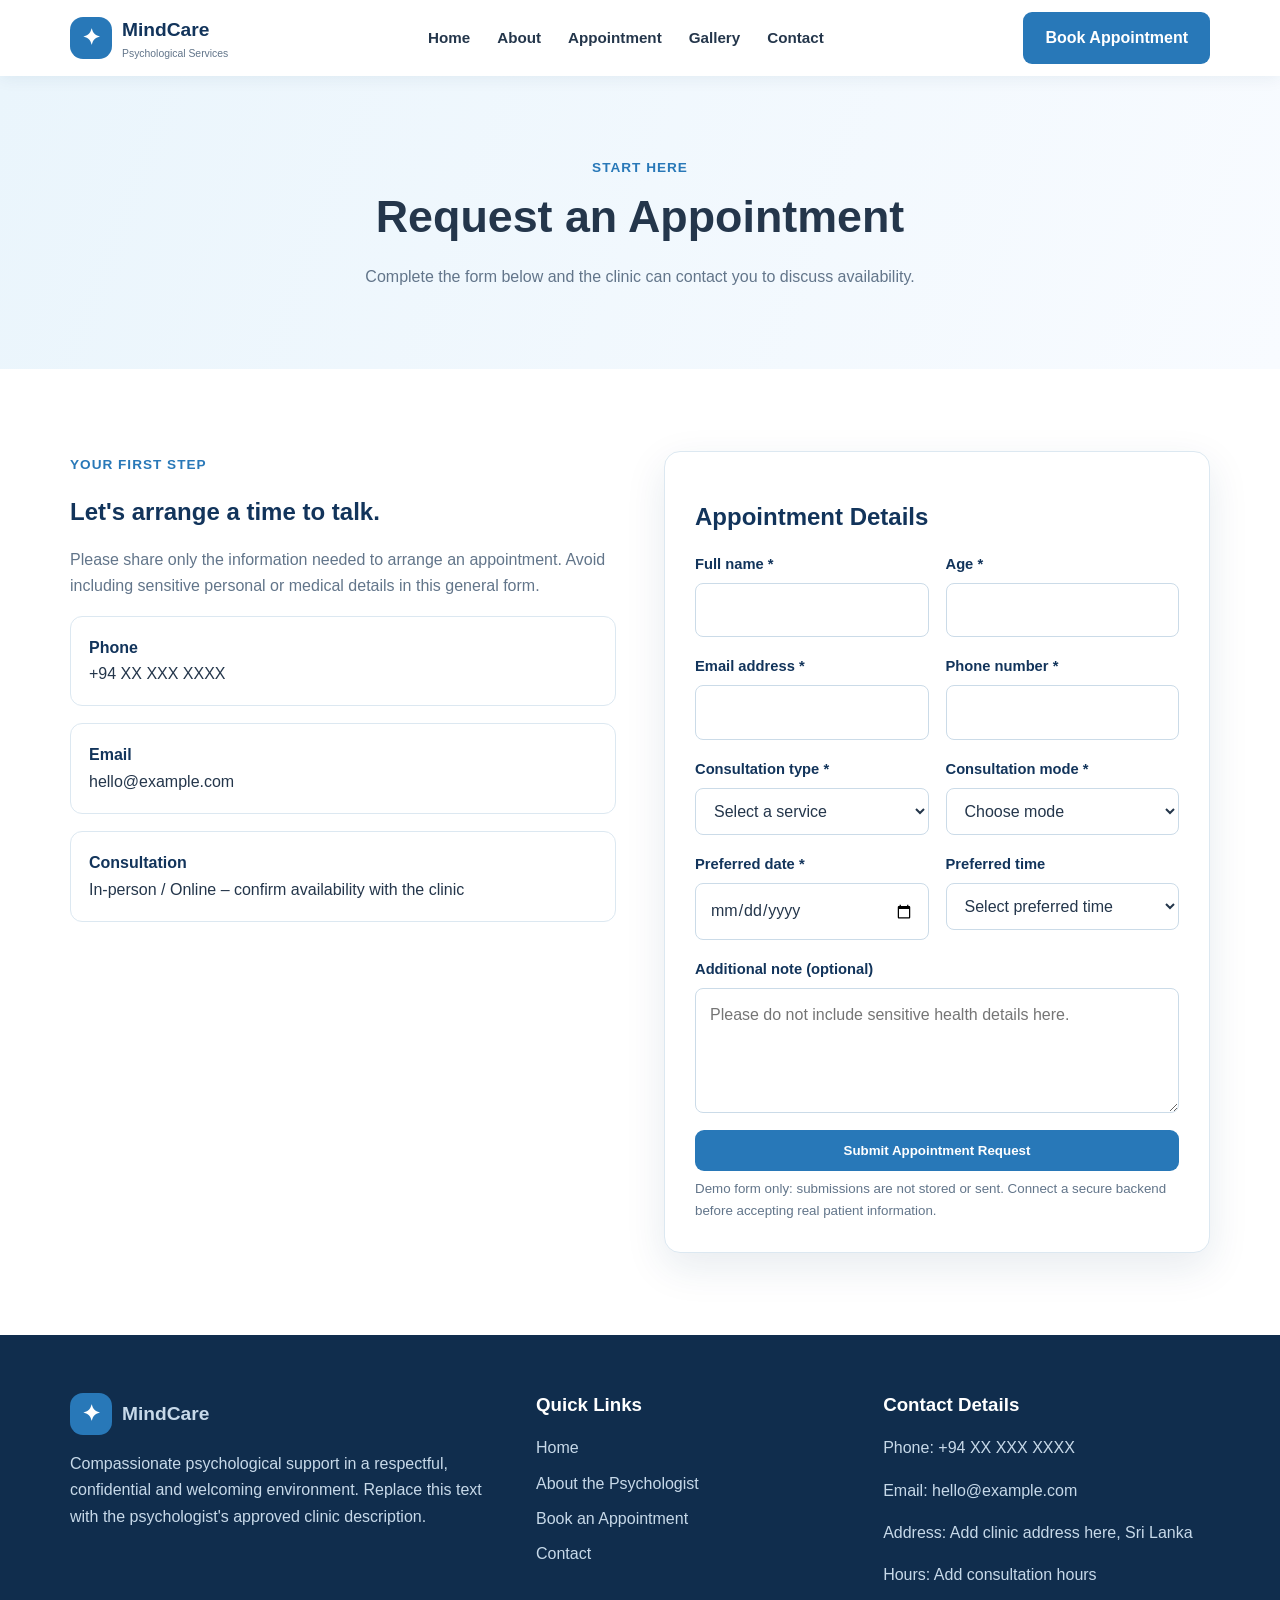
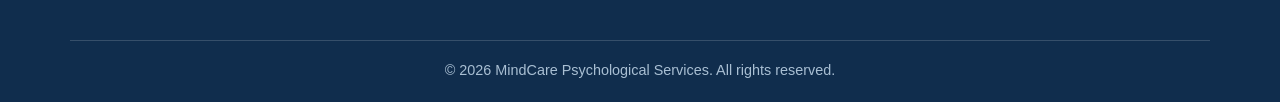
<file: appointment.html>
<!DOCTYPE html><html lang="en"><head><meta charset="UTF-8"><meta name="viewport" content="width=device-width, initial-scale=1.0"><meta name="description" content="Psychological services and appointment booking"><title>Appointment | MindCare</title><link rel="stylesheet" href="css/style.css"></head><body>
<header><div class="container nav-wrap">
<a class="brand" href="index.html"><span class="brand-mark">✦</span><span>MindCare <small style="display:block;font-size:.65rem;font-weight:500;color:#62758a">Psychological Services</small></span></a>
<button class="menu-toggle" aria-label="Open navigation">☰</button>
<nav class="nav-links"><a href="index.html">Home</a><a href="about.html">About</a><a href="appointment.html">Appointment</a><a href="index.html#gallery">Gallery</a><a href="contact.html">Contact</a></nav>
<a class="btn" href="appointment.html">Book Appointment</a>
</div></header>

<main><section class="page-hero"><div class="container"><span class="tag">Start here</span><h1>Request an Appointment</h1><p>Complete the form below and the clinic can contact you to discuss availability.</p></div></section>
<section class="section"><div class="container two-col"><div><span class="tag">Your first step</span><h2>Let's arrange a time to talk.</h2><p class="muted">Please share only the information needed to arrange an appointment. Avoid including sensitive personal or medical details in this general form.</p><div class="contact-items"><div class="contact-item"><strong>Phone</strong>+94 XX XXX XXXX</div><div class="contact-item"><strong>Email</strong>hello@example.com</div><div class="contact-item"><strong>Consultation</strong>In-person / Online – confirm availability with the clinic</div></div></div>
<form class="form-card" data-demo-form><h2>Appointment Details</h2><div class="form-grid">
<div class="field"><label for="name">Full name *</label><input id="name" name="name" required autocomplete="name"></div>
<div class="field"><label for="age">Age *</label><input id="age" name="age" type="number" min="1" max="120" required></div>
<div class="field"><label for="email">Email address *</label><input id="email" name="email" type="email" required autocomplete="email"></div>
<div class="field"><label for="phone">Phone number *</label><input id="phone" name="phone" type="tel" required autocomplete="tel"></div>
<div class="field"><label for="type">Consultation type *</label><select id="type" name="type" required><option value="">Select a service</option><option>Individual counselling</option><option>Family counselling</option><option>Child / adolescent consultation</option><option>Other / not sure</option></select></div>
<div class="field"><label for="mode">Consultation mode *</label><select id="mode" name="mode" required><option value="">Choose mode</option><option>In-person</option><option>Online</option></select></div>
<div class="field"><label for="date">Preferred date *</label><input id="date" name="date" type="date" required></div>
<div class="field"><label for="time">Preferred time</label><select id="time" name="time"><option value="">Select preferred time</option><option>Morning</option><option>Afternoon</option><option>Evening</option></select></div>
<div class="field full"><label for="message">Additional note (optional)</label><textarea id="message" name="message" placeholder="Please do not include sensitive health details here."></textarea></div>
<div class="field full"><button class="btn" type="submit">Submit Appointment Request</button><div class="notice" role="status"></div><small class="muted">Demo form only: submissions are not stored or sent. Connect a secure backend before accepting real patient information.</small></div>
</div></form></div></section></main>

<footer><div class="container"><div class="footer-grid">
<div><a class="brand footer-brand" href="index.html"><span class="brand-mark">✦</span>MindCare</a><p>Compassionate psychological support in a respectful, confidential and welcoming environment. Replace this text with the psychologist's approved clinic description.</p></div>
<div><h3>Quick Links</h3><div class="footer-links"><a href="index.html">Home</a><a href="about.html">About the Psychologist</a><a href="appointment.html">Book an Appointment</a><a href="contact.html">Contact</a></div></div>
<div><h3>Contact Details</h3><p>Phone: +94 XX XXX XXXX</p><p>Email: hello@example.com</p><p>Address: Add clinic address here, Sri Lanka</p><p>Hours: Add consultation hours</p></div>
</div><div class="copyright">© <span data-year></span> MindCare Psychological Services. All rights reserved.</div></div></footer>
<script src="js/script.js"></script>
</body></html>
</file>
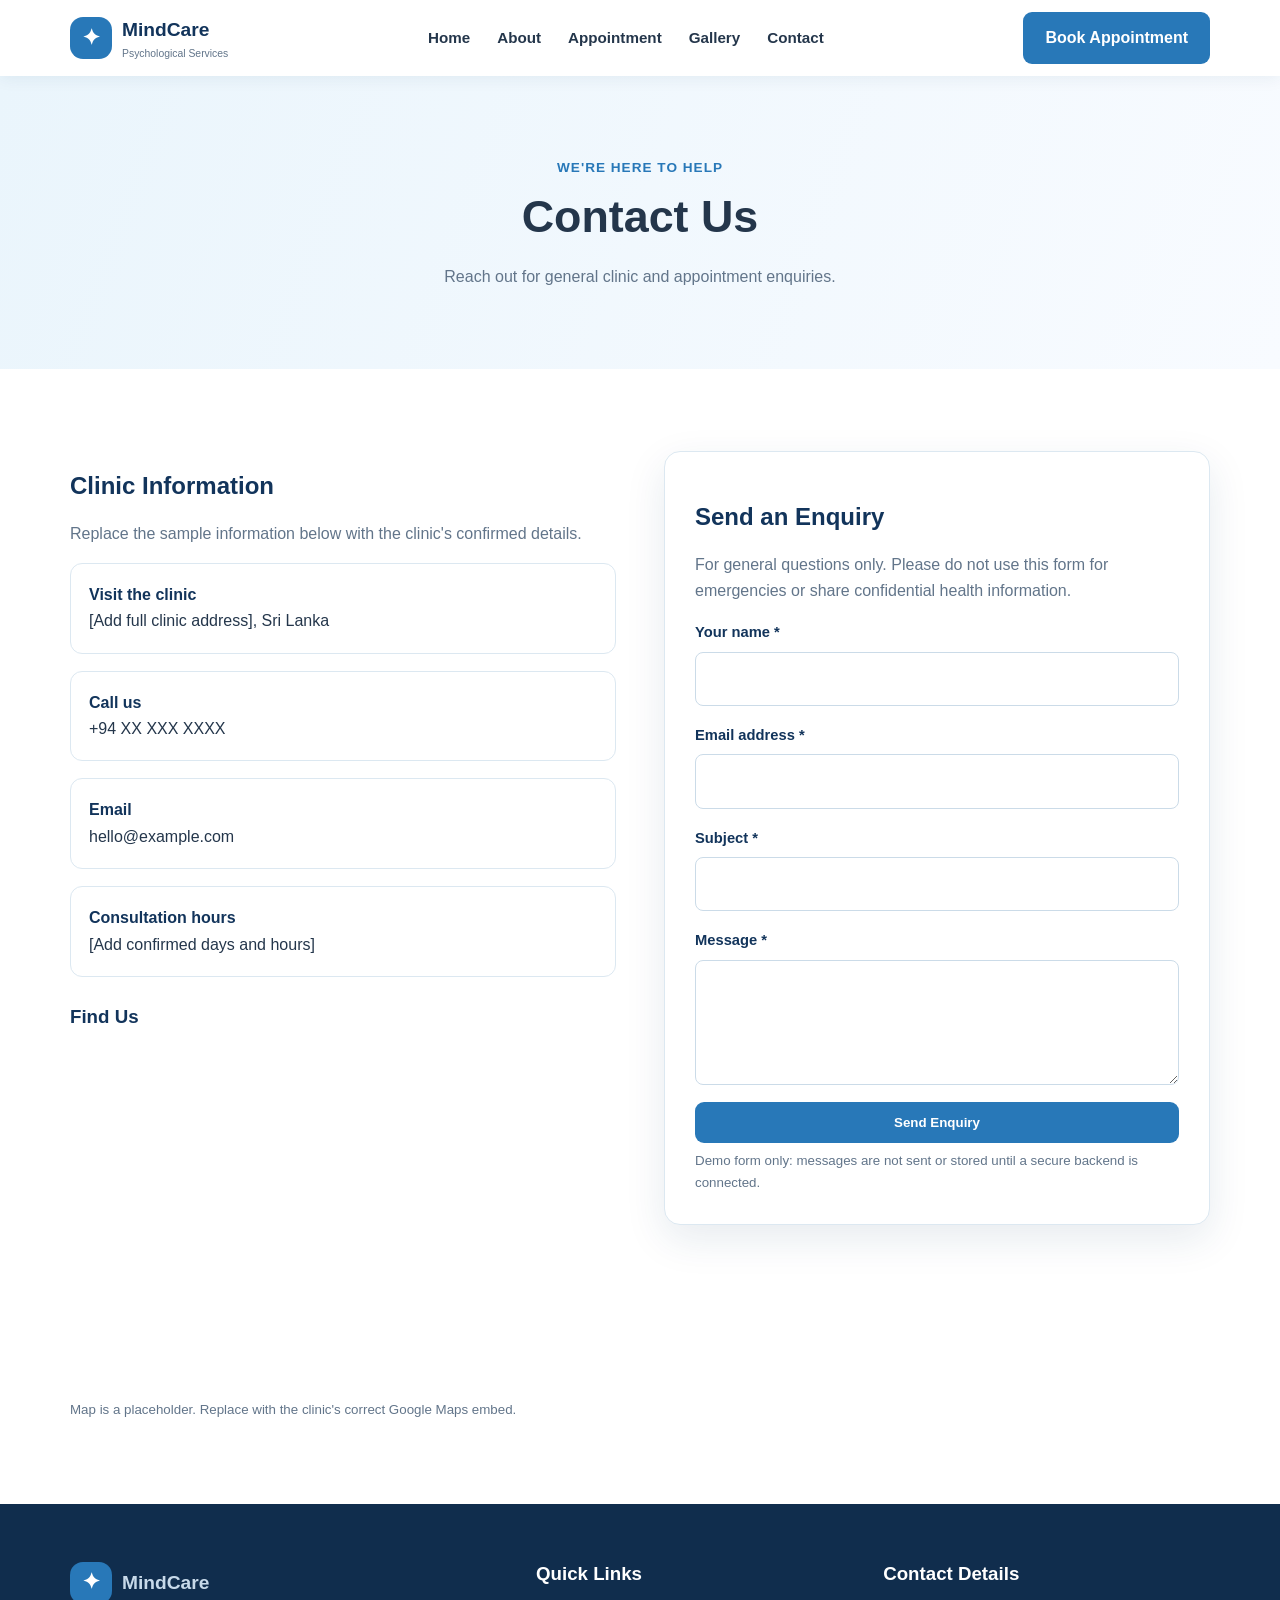
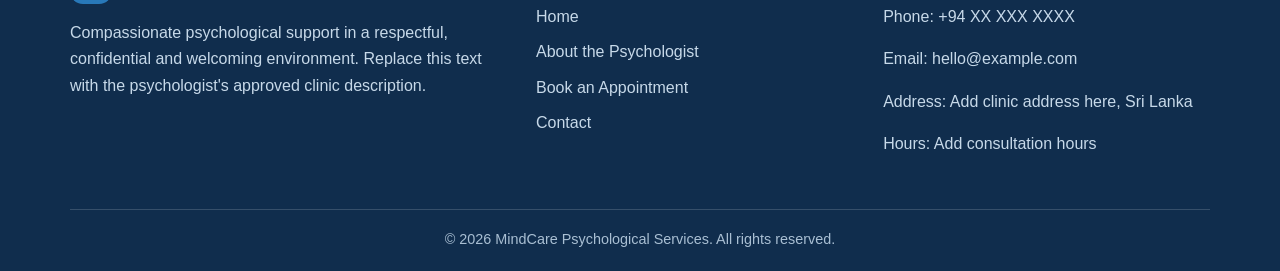
<file: contact.html>
<!DOCTYPE html><html lang="en"><head><meta charset="UTF-8"><meta name="viewport" content="width=device-width, initial-scale=1.0"><meta name="description" content="Psychological services and appointment booking"><title>Contact | MindCare</title><link rel="stylesheet" href="css/style.css"></head><body>
<header><div class="container nav-wrap">
<a class="brand" href="index.html"><span class="brand-mark">✦</span><span>MindCare <small style="display:block;font-size:.65rem;font-weight:500;color:#62758a">Psychological Services</small></span></a>
<button class="menu-toggle" aria-label="Open navigation">☰</button>
<nav class="nav-links"><a href="index.html">Home</a><a href="about.html">About</a><a href="appointment.html">Appointment</a><a href="index.html#gallery">Gallery</a><a href="contact.html">Contact</a></nav>
<a class="btn" href="appointment.html">Book Appointment</a>
</div></header>

<main><section class="page-hero"><div class="container"><span class="tag">We're here to help</span><h1>Contact Us</h1><p>Reach out for general clinic and appointment enquiries.</p></div></section>
<section class="section"><div class="container two-col"><div><h2>Clinic Information</h2><p class="muted">Replace the sample information below with the clinic's confirmed details.</p><div class="contact-items">
<div class="contact-item"><strong>Visit the clinic</strong>[Add full clinic address], Sri Lanka</div>
<div class="contact-item"><strong>Call us</strong>+94 XX XXX XXXX</div>
<div class="contact-item"><strong>Email</strong>hello@example.com</div>
<div class="contact-item"><strong>Consultation hours</strong>[Add confirmed days and hours]</div>
</div><h3 style="margin-top:28px">Find Us</h3><iframe class="map-frame" src="https://www.google.com/maps?q=Colombo%2C%20Sri%20Lanka&output=embed" loading="lazy" referrerpolicy="no-referrer-when-downgrade" title="Map placeholder showing Colombo, Sri Lanka"></iframe><small class="muted">Map is a placeholder. Replace with the clinic's correct Google Maps embed.</small></div>
<form class="form-card" data-demo-form><h2>Send an Enquiry</h2><p class="muted">For general questions only. Please do not use this form for emergencies or share confidential health information.</p><div class="form-grid">
<div class="field full"><label for="cname">Your name *</label><input id="cname" name="name" required></div>
<div class="field full"><label for="cemail">Email address *</label><input id="cemail" name="email" type="email" required></div>
<div class="field full"><label for="subject">Subject *</label><input id="subject" name="subject" required></div>
<div class="field full"><label for="cmessage">Message *</label><textarea id="cmessage" name="message" required></textarea></div>
<div class="field full"><button class="btn" type="submit">Send Enquiry</button><div class="notice" role="status"></div><small class="muted">Demo form only: messages are not sent or stored until a secure backend is connected.</small></div>
</div></form></div></section></main>

<footer><div class="container"><div class="footer-grid">
<div><a class="brand footer-brand" href="index.html"><span class="brand-mark">✦</span>MindCare</a><p>Compassionate psychological support in a respectful, confidential and welcoming environment. Replace this text with the psychologist's approved clinic description.</p></div>
<div><h3>Quick Links</h3><div class="footer-links"><a href="index.html">Home</a><a href="about.html">About the Psychologist</a><a href="appointment.html">Book an Appointment</a><a href="contact.html">Contact</a></div></div>
<div><h3>Contact Details</h3><p>Phone: +94 XX XXX XXXX</p><p>Email: hello@example.com</p><p>Address: Add clinic address here, Sri Lanka</p><p>Hours: Add consultation hours</p></div>
</div><div class="copyright">© <span data-year></span> MindCare Psychological Services. All rights reserved.</div></div></footer>
<script src="js/script.js"></script>
</body></html>
</file>
<file: css/style.css>
:root{--navy:#12345b;--blue:#2878b8;--sky:#eaf5fc;--pale:#f5faff;--ink:#24364b;--muted:#62758a;--white:#fff;--line:#dce8f1;--shadow:0 14px 40px rgba(20,63,100,.10)}
*{box-sizing:border-box}html{scroll-behavior:smooth}body{margin:0;font-family:Arial,Helvetica,sans-serif;color:var(--ink);line-height:1.65;background:#fff}img{max-width:100%;display:block}a{text-decoration:none;color:inherit}.container{width:min(1140px,92%);margin:auto}
header{position:sticky;top:0;z-index:20;background:rgba(255,255,255,.97);box-shadow:0 2px 16px rgba(16,55,90,.07)}.nav-wrap{min-height:76px;display:flex;align-items:center;justify-content:space-between;gap:24px}.brand{display:flex;align-items:center;gap:10px;color:var(--navy);font-weight:800;font-size:1.2rem}.brand-mark{width:42px;height:42px;border-radius:13px;background:var(--blue);color:white;display:grid;place-items:center;font-size:1.4rem}.nav-links{display:flex;align-items:center;gap:27px;font-size:.95rem;font-weight:600}.nav-links a:hover,.nav-links a.active{color:var(--blue)}.btn{display:inline-flex;align-items:center;justify-content:center;border:0;border-radius:9px;padding:13px 22px;background:var(--blue);color:#fff;font-weight:700;cursor:pointer;transition:.2s}.btn:hover{background:var(--navy);transform:translateY(-2px)}.btn-outline{background:transparent;border:1px solid var(--blue);color:var(--blue)}.btn-outline:hover{color:white}.menu-toggle{display:none;background:none;border:0;font-size:1.7rem;color:var(--navy)}
.hero{background:linear-gradient(90deg,rgba(9,38,69,.88),rgba(14,62,101,.48)),url('https://images.unsplash.com/photo-1573496359142-b8d87734a5a2?auto=format&fit=crop&w=1800&q=85') center/cover;min-height:570px;display:flex;align-items:center;color:#fff}.hero-content{max-width:650px;padding:90px 0}.eyebrow{display:inline-block;color:#c6e9ff;text-transform:uppercase;letter-spacing:2px;font-weight:700;font-size:.8rem}.hero h1{font-size:clamp(2.5rem,5vw,4.5rem);line-height:1.12;margin:18px 0}.hero p{font-size:1.12rem;max-width:590px;color:#edf7ff;margin-bottom:28px}.hero .btn-outline{border-color:#fff;color:#fff;margin-left:10px}.section{padding:82px 0}.section-soft{background:var(--pale)}.section-heading{text-align:center;max-width:700px;margin:0 auto 42px}.section-heading .eyebrow{color:var(--blue)}.section-heading h2{font-size:clamp(2rem,3vw,2.7rem);line-height:1.2;color:var(--navy);margin:10px 0}.section-heading p{color:var(--muted);margin:0}.about-grid{display:grid;grid-template-columns:1fr 1.05fr;gap:60px;align-items:center}.doctor-photo{height:480px;object-fit:cover;width:100%;border-radius:18px;box-shadow:var(--shadow)}h2,h3{color:var(--navy);line-height:1.25}.about-copy h2{font-size:2.35rem;margin:10px 0 18px}.muted{color:var(--muted)}.about-copy .btn{margin-top:15px}.cta{background:linear-gradient(115deg,#12345b,#2878b8);color:white;border-radius:20px;padding:48px;display:flex;justify-content:space-between;align-items:center;gap:30px}.cta h2{color:white;margin:0 0 8px;font-size:2rem}.cta p{margin:0;color:#e2f2ff}.cta .btn{background:white;color:var(--navy);white-space:nowrap}
.video-frame{width:100%;aspect-ratio:16/9;border:0;border-radius:16px;box-shadow:var(--shadow)}.video-wrap{max-width:850px;margin:auto}.gallery-grid{display:grid;grid-template-columns:repeat(4,1fr);gap:16px}.gallery-grid img{width:100%;height:205px;object-fit:cover;border-radius:12px;cursor:pointer;transition:.25s}.gallery-grid img:hover{transform:scale(1.025);box-shadow:var(--shadow)}
footer{background:#102d4d;color:#dceafa;padding:58px 0 20px}.footer-grid{display:grid;grid-template-columns:1.4fr 1fr 1.1fr;gap:50px}.footer-brand{color:white}.footer-grid h3{color:white;margin-top:0}.footer-grid p,.footer-grid a{color:#c7d9e9}.footer-links{display:grid;gap:9px}.footer-links a:hover{color:#fff}.copyright{border-top:1px solid rgba(255,255,255,.16);margin-top:35px;padding-top:18px;text-align:center;color:#a9bfd3;font-size:.9rem}
.page-hero{padding:78px 0;background:linear-gradient(110deg,#eaf5fc,#f8fbff);text-align:center}.page-hero h1{font-size:2.8rem;margin:0 0 10px}.page-hero p{color:var(--muted);margin:0}
.cards{display:grid;grid-template-columns:repeat(3,1fr);gap:22px}.card{padding:26px;background:white;border:1px solid var(--line);border-radius:14px;box-shadow:0 8px 24px rgba(20,63,100,.05)}.card-icon{width:48px;height:48px;border-radius:13px;background:var(--sky);display:grid;place-items:center;color:var(--blue);font-size:1.4rem}.card h3{margin:15px 0 8px}.two-col{display:grid;grid-template-columns:1fr 1fr;gap:48px;align-items:start}.info-list{padding-left:20px}.info-list li{margin:9px 0}.form-card{background:white;padding:30px;border:1px solid var(--line);border-radius:16px;box-shadow:var(--shadow)}.form-grid{display:grid;grid-template-columns:1fr 1fr;gap:17px}.field{display:flex;flex-direction:column;gap:7px}.field.full{grid-column:1/-1}label{font-weight:700;font-size:.92rem;color:var(--navy)}input,select,textarea{width:100%;padding:13px 14px;border:1px solid #cbdbe8;border-radius:8px;font:inherit;color:var(--ink);background:#fff}textarea{min-height:125px;resize:vertical}input:focus,select:focus,textarea:focus{outline:2px solid #b8dcf5;border-color:var(--blue)}.notice{padding:14px 16px;background:#eaf7ef;color:#17633a;border-radius:8px;margin-top:16px;display:none}.map-frame{width:100%;height:340px;border:0;border-radius:15px}.contact-items{display:grid;gap:17px}.contact-item{padding:18px;border:1px solid var(--line);border-radius:12px;background:white}.contact-item strong{display:block;color:var(--navy)}.tag{color:var(--blue);font-weight:700;font-size:.85rem;text-transform:uppercase;letter-spacing:1px}
@media(max-width:850px){.nav-links{display:none;position:absolute;left:0;right:0;top:76px;background:#fff;padding:22px 4%;box-shadow:var(--shadow);flex-direction:column;align-items:flex-start}.nav-links.open{display:flex}.menu-toggle{display:block}.nav-wrap>.btn{display:none}.about-grid,.two-col{grid-template-columns:1fr;gap:30px}.doctor-photo{height:390px}.cards{grid-template-columns:repeat(2,1fr)}.gallery-grid{grid-template-columns:repeat(2,1fr)}.footer-grid{grid-template-columns:1fr 1fr}.cta{align-items:flex-start;flex-direction:column}}
@media(max-width:560px){.hero{min-height:520px}.hero-content{padding:65px 0}.hero .btn-outline{margin:12px 0 0}.section{padding:60px 0}.cards,.footer-grid,.form-grid{grid-template-columns:1fr}.field.full{grid-column:auto}.gallery-grid img{height:155px}.cta{padding:30px 24px}.page-hero h1{font-size:2.2rem}}
</file>
